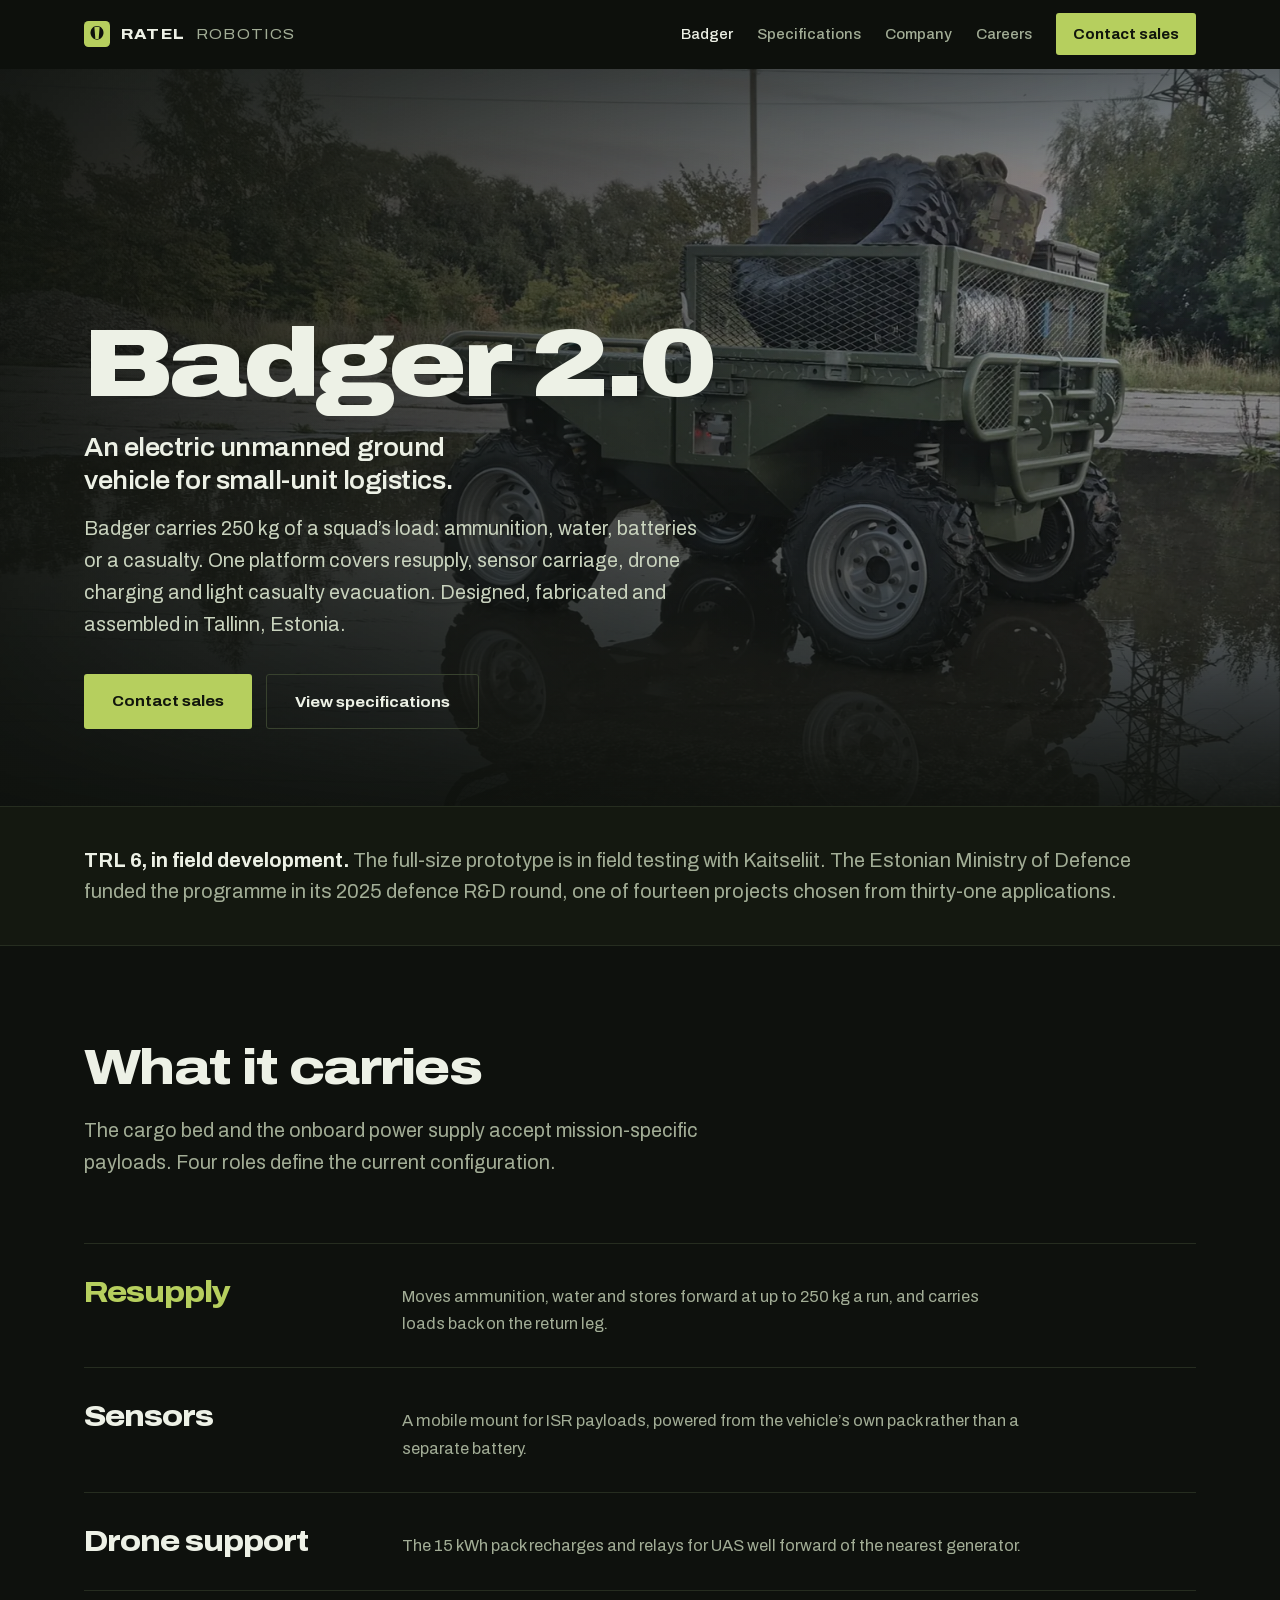
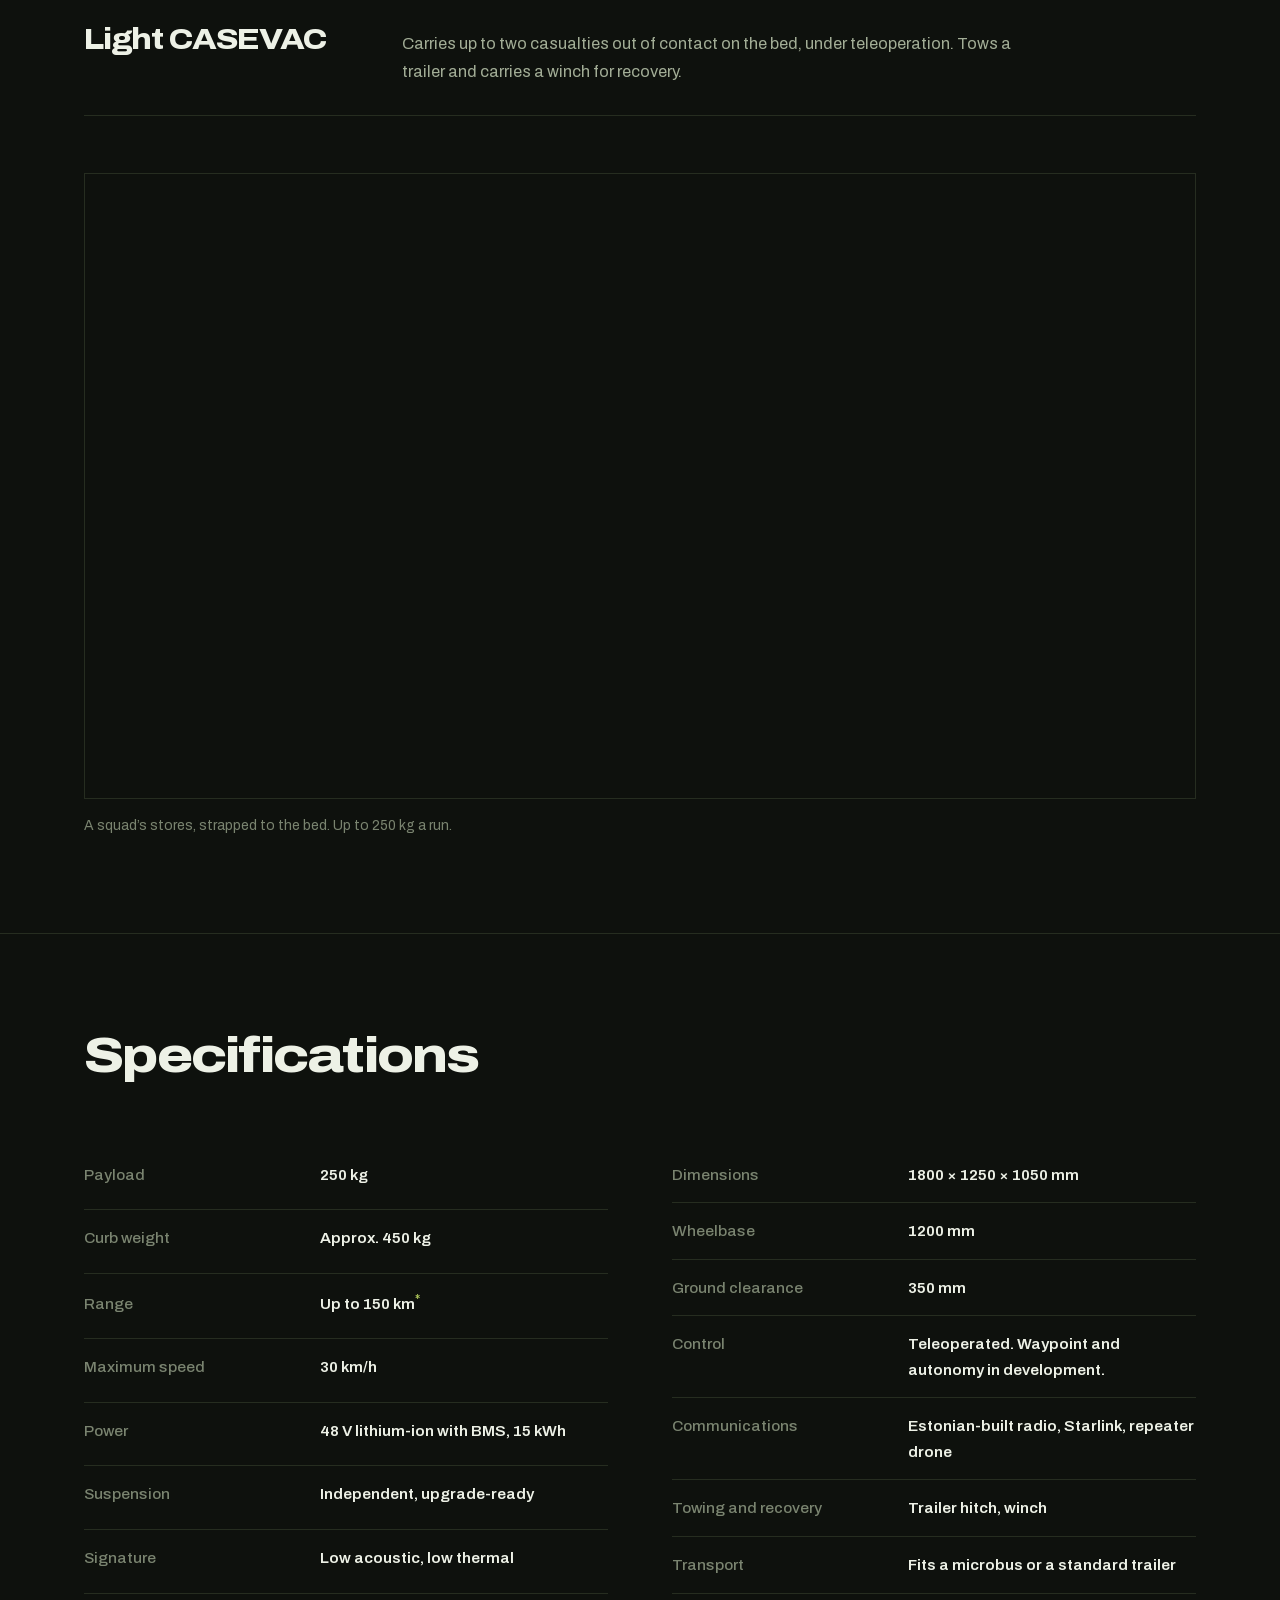
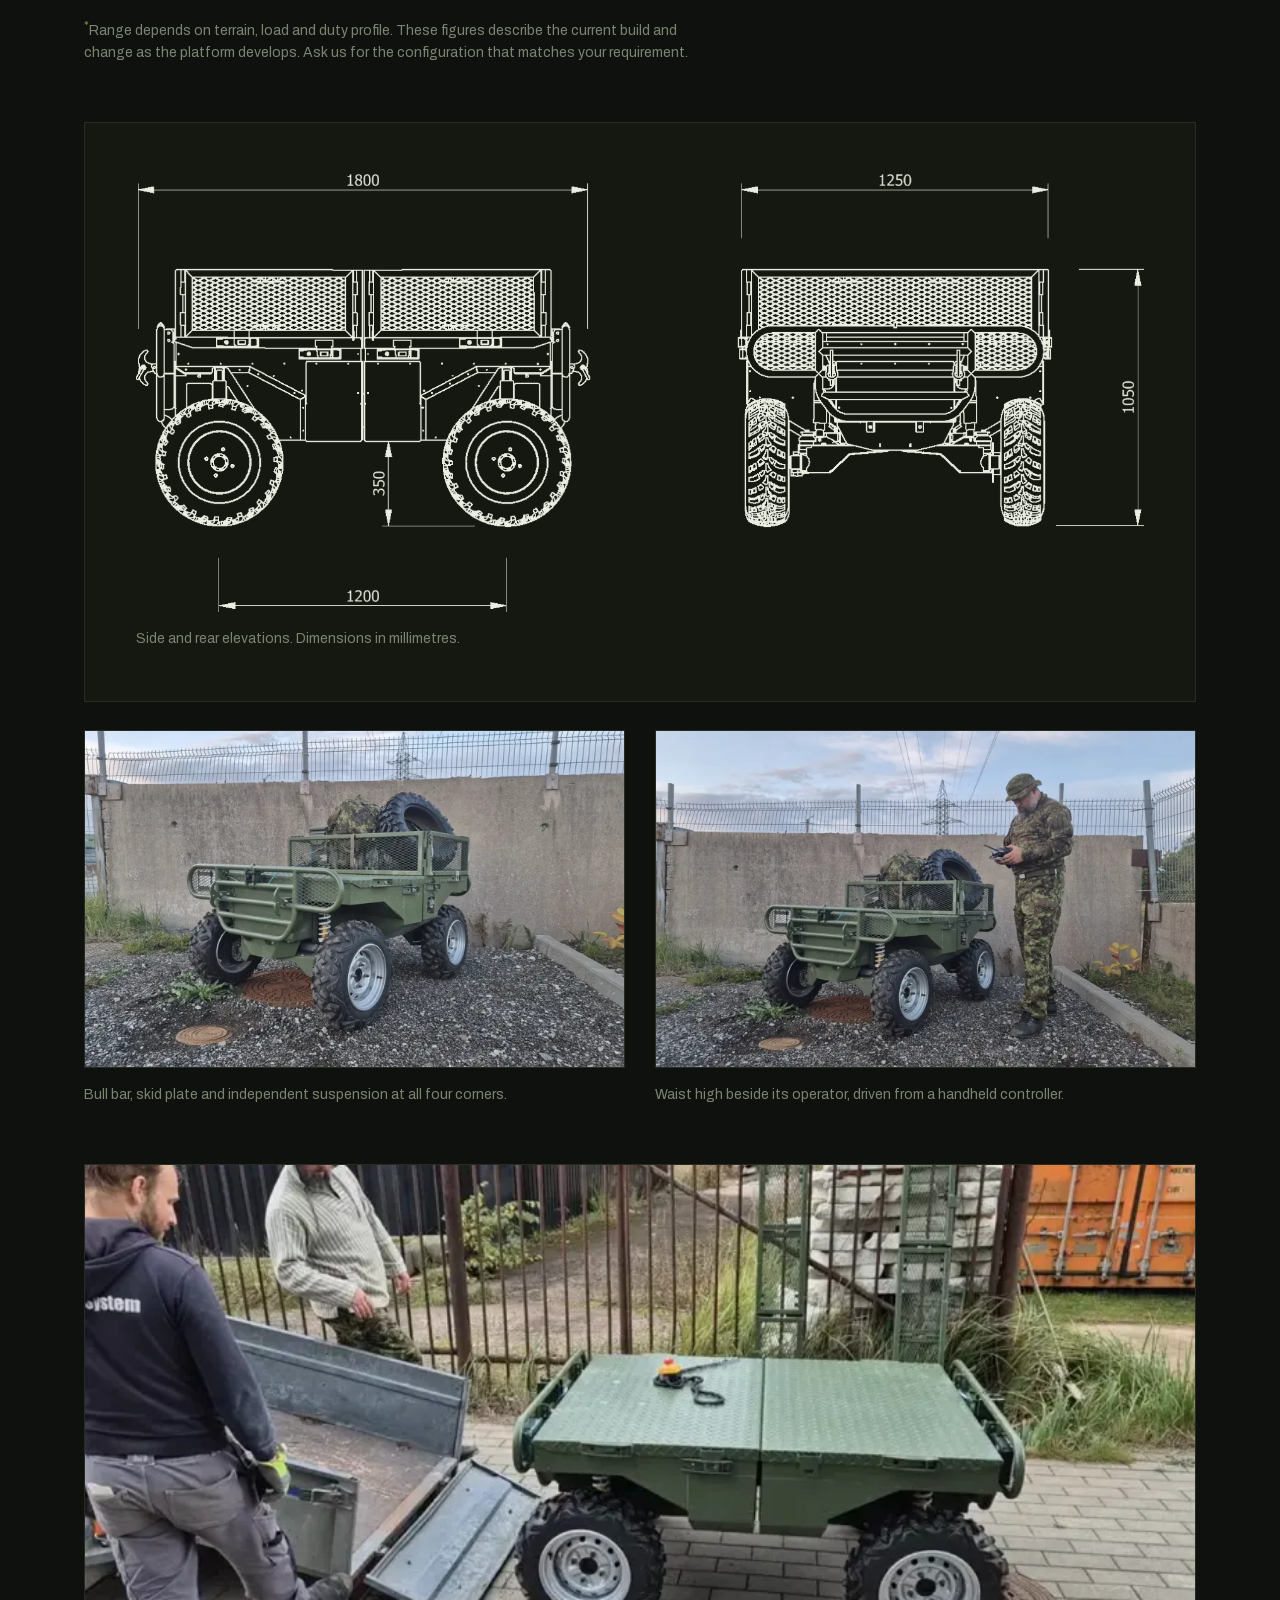
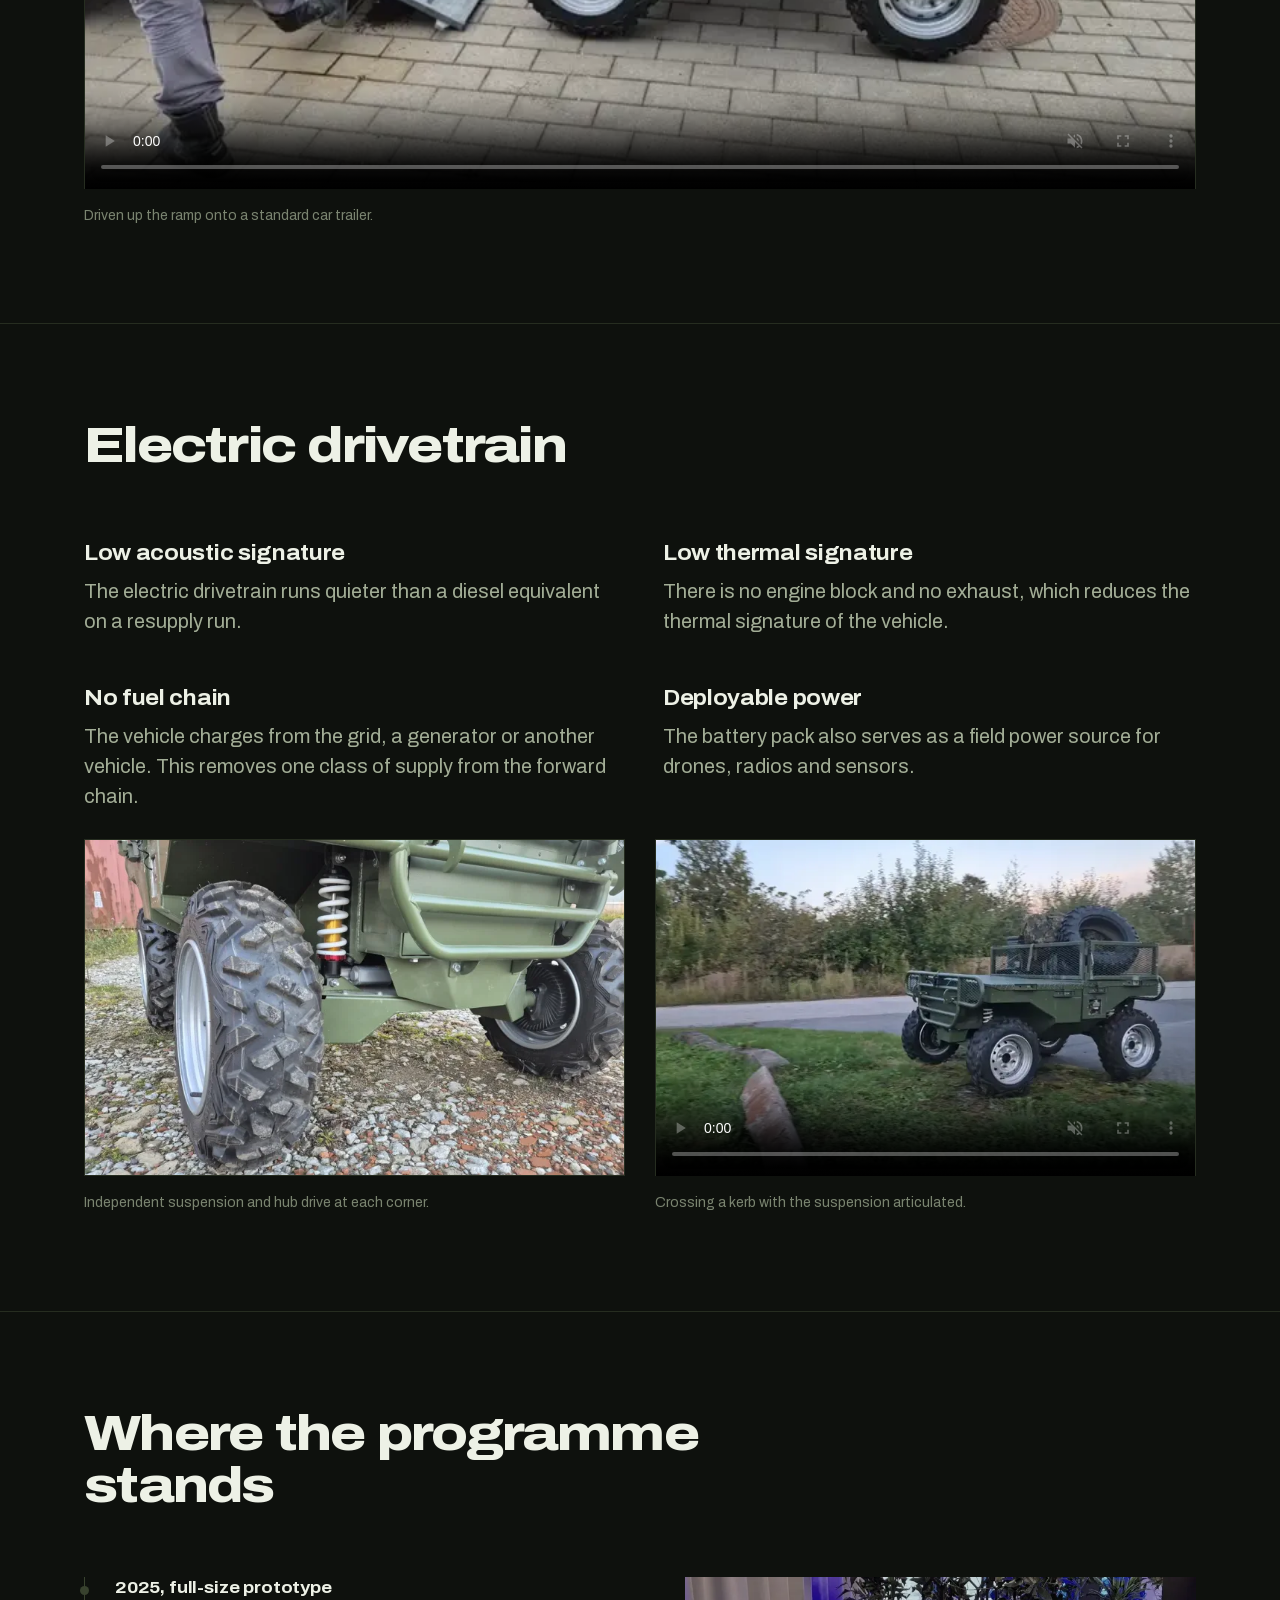
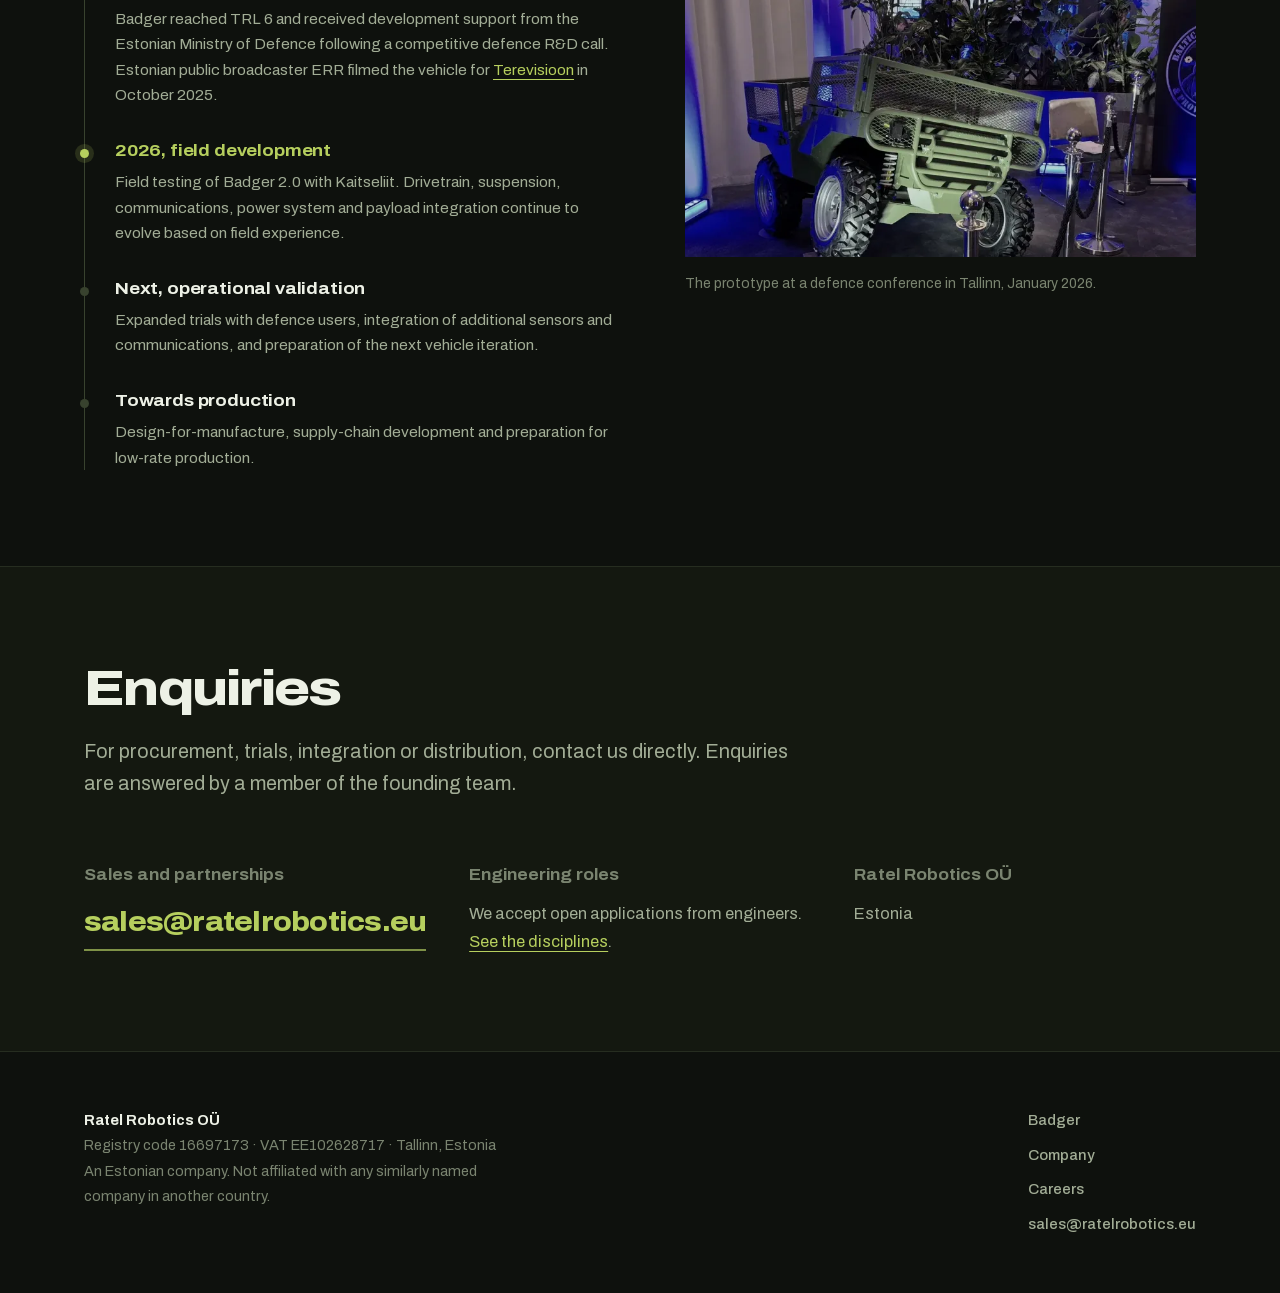
<file: index.html>
<!doctype html>
<html lang="en">
<head>
<meta charset="utf-8">
<meta name="viewport" content="width=device-width,initial-scale=1">
<title>Badger UGV — electric unmanned ground vehicle | Ratel Robotics, Estonia</title>
<meta name="description" content="Badger is an electric unmanned ground vehicle for small-unit logistics: 250 kg payload, resupply, sensors, drone charging and light casualty evacuation. Designed, fabricated and assembled in Tallinn, Estonia.">
<link rel="icon" href="assets/favicon.svg" type="image/svg+xml">
<link rel="preload" href="assets/fonts/archivo-var-latin.woff2" as="font" type="font/woff2" crossorigin>
<link rel="stylesheet" href="assets/style.css">
<meta property="og:title" content="Badger UGV — electric unmanned ground vehicle">
<meta property="og:description" content="250 kg payload. Resupply, sensors, drone charging, light CASEVAC. Built in Tallinn, Estonia.">
<meta property="og:image" content="https://ratelrobotics.eu/assets/img/badger-og.webp">
<meta property="og:type" content="website">
<script type="application/ld+json">
{"@context":"https://schema.org","@type":"Organization",
"name":"Ratel Robotics OÜ","alternateName":"RATEL Robotics",
"description":"Estonian developer of the Badger electric unmanned ground vehicle.",
"foundingDate":"2023-03-16","email":"sales@ratelrobotics.eu",
"telephone":"+372 5686 8685","vatID":"EE102628717","taxID":"16697173",
"address":{"@type":"PostalAddress","addressCountry":"EE"},
"makesOffer":{"@type":"Offer","itemOffered":{"@type":"Product","name":"Badger UGV"}}}
</script>
</head>
<body>
<a class="skip" href="#main">Skip to content</a>

<header>
  <div class="wrap bar">
    <a class="brand" href="./">
      <svg width="26" height="26" viewBox="0 0 64 64" aria-hidden="true"><rect width="64" height="64" rx="11" fill="#b6cf5e"/><path d="M32 12c-9 0-16 7-16 17 0 9 7 17 16 17s16-8 16-17c0-10-7-17-16-17z" fill="#0e110d"/><path d="M32 14c-2.4 0-4.6.5-6.5 1.4L28 44h8l2.5-28.6A15 15 0 0 0 32 14z" fill="#b6cf5e"/></svg>
      Ratel <em>Robotics</em>
    </a>
    <nav aria-label="Primary">
      <a href="index.html" aria-current="page">Badger</a>
      <a href="#specifications">Specifications</a>
      <a href="company.html">Company</a>
      <a href="careers.html">Careers</a>
      <a class="cta" href="#contact">Contact sales</a>
    </nav>
  </div>
</header>

<main id="main">

<div class="hero">
  <img class="hero-bg" src="assets/img/badger-hero.webp"
       srcset="assets/img/badger-hero-800.webp 800w, assets/img/badger-hero.webp 1600w"
       sizes="100vw" width="1600" height="900" alt="" fetchpriority="high">
  <div class="wrap hero-inner">
    <h1>Badger 2.0</h1>
    <p class="hero-sub">An electric unmanned ground vehicle for small-unit logistics.</p>
    <p class="lede">Badger carries 250&nbsp;kg of a squad&rsquo;s load: ammunition, water,
      batteries or a casualty. One platform covers resupply, sensor carriage, drone charging
      and light casualty evacuation. Designed, fabricated and assembled in Tallinn,
      Estonia.</p>
    <div class="btns">
      <a class="btn btn-primary" href="#contact">Contact sales</a>
      <a class="btn btn-ghost" href="#specifications">View specifications</a>
    </div>
  </div>
</div>

<div class="record">
  <div class="wrap">
    <p><strong>TRL 6, in field development.</strong> The full-size prototype is in field
      testing with Kaitseliit. The Estonian Ministry of Defence funded the programme in its
      2025 defence R&amp;D round, one of fourteen projects chosen from thirty-one
      applications.</p>
  </div>
</div>

<section id="badger">
  <div class="wrap">
    <div class="head">
      <h2>What it carries</h2>
      <p class="lede">The cargo bed and the onboard power supply accept mission-specific
        payloads. Four roles define the current configuration.</p>
    </div>
    <div class="rows">
      <div class="row lead"><h3>Resupply</h3>
        <p>Moves ammunition, water and stores forward at up to 250&nbsp;kg a run, and
          carries loads back on the return leg.</p></div>
      <div class="row"><h3>Sensors</h3>
        <p>A mobile mount for ISR payloads, powered from the vehicle&rsquo;s own pack rather
          than a separate battery.</p></div>
      <div class="row"><h3>Drone support</h3>
        <p>The 15&nbsp;kWh pack recharges and relays for UAS well forward of the nearest
          generator.</p></div>
      <div class="row"><h3>Light CASEVAC</h3>
        <p>Carries up to two casualties out of contact on the bed, under teleoperation.
          Tows a trailer and carries a winch for recovery.</p></div>
    </div>
    <figure class="band">
      <img loading="lazy" decoding="async" src="assets/img/badger-payload.webp"
           srcset="assets/img/badger-payload-800.webp 800w, assets/img/badger-payload.webp 1448w"
           sizes="(max-width:1160px) calc(100vw - 48px), 1112px" width="1448" height="815"
           alt="Badger loaded with ammunition boxes, a winch, a spare wheel and a camouflage pack.">
      <figcaption>A squad&rsquo;s stores, strapped to the bed. Up to 250&nbsp;kg a run.</figcaption>
    </figure>
  </div>
</section>

<section id="specifications">
  <div class="wrap">
    <div class="head"><h2>Specifications</h2></div>
    <div class="spec-split">
      <table class="specs" aria-label="Performance and power">
        <tr><th scope="row">Payload</th><td>250 kg</td></tr>
        <tr><th scope="row">Curb weight</th><td>Approx. 450 kg</td></tr>
        <tr><th scope="row">Range</th><td>Up to 150 km<sup><a href="#range-note" aria-label="Range note">*</a></sup></td></tr>
        <tr><th scope="row">Maximum speed</th><td>30 km/h</td></tr>
        <tr><th scope="row">Power</th><td>48 V lithium-ion with BMS, 15 kWh</td></tr>
        <tr><th scope="row">Suspension</th><td>Independent, upgrade-ready</td></tr>
        <tr><th scope="row">Signature</th><td>Low acoustic, low thermal</td></tr>
      </table>
      <table class="specs" aria-label="Dimensions and systems">
        <tr><th scope="row">Dimensions</th><td>1800 &times; 1250 &times; 1050 mm</td></tr>
        <tr><th scope="row">Wheelbase</th><td>1200 mm</td></tr>
        <tr><th scope="row">Ground clearance</th><td>350 mm</td></tr>
        <tr><th scope="row">Control</th><td>Teleoperated. Waypoint and autonomy in development.</td></tr>
        <tr><th scope="row">Communications</th><td>Estonian-built radio, Starlink, repeater drone</td></tr>
        <tr><th scope="row">Towing and recovery</th><td>Trailer hitch, winch</td></tr>
        <tr><th scope="row">Transport</th><td>Fits a microbus or a standard trailer</td></tr>
      </table>
    </div>
    <p class="spec-note" id="range-note"><sup aria-hidden="true">*</sup>Range depends on terrain, load and duty profile. These
      figures describe the current build and change as the platform develops. Ask us for the
      configuration that matches your requirement.</p>
    <figure class="drawing">
      <img loading="lazy" decoding="async" src="assets/img/badger-drawing-dark.webp"
           srcset="assets/img/badger-drawing-dark-800.webp 800w, assets/img/badger-drawing-dark.webp 1600w"
           sizes="(max-width:760px) 620px, (max-width:1160px) calc(100vw - 48px), 1112px" width="1600" height="695"
           alt="Dimensioned side and rear views of Badger: 1800 mm long, 1250 mm wide, 1050 mm high, 1200 mm wheelbase, 350 mm ground clearance.">
      <figcaption>Side and rear elevations. Dimensions in millimetres.</figcaption>
    </figure>
    <div class="two-up">
      <figure><img loading="lazy" decoding="async" src="assets/img/badger-3q.webp"
           srcset="assets/img/badger-3q-800.webp 800w, assets/img/badger-3q.webp 1100w"
           sizes="(max-width:880px) calc(100vw - 48px), 540px" width="1100" height="619"
        alt="Badger seen from the front three-quarter angle.">
        <figcaption>Bull bar, skid plate and independent suspension at all four corners.</figcaption></figure>
      <figure><img loading="lazy" decoding="async" src="assets/img/badger-scale.webp"
           srcset="assets/img/badger-scale-800.webp 800w, assets/img/badger-scale.webp 1100w"
           sizes="(max-width:880px) calc(100vw - 48px), 540px" width="1100" height="619"
        alt="An operator stands beside Badger with a handheld controller. The vehicle is roughly waist height.">
        <figcaption>Waist high beside its operator, driven from a handheld controller.</figcaption></figure>
    </div>
    <figure class="band">
      <video src="assets/video/badger-trailer.mp4" data-poster="assets/video/badger-trailer.webp"
        width="1280" height="720" muted loop playsinline controls preload="none"
        aria-label="Badger drives up a ramp onto a car trailer."></video>
      <figcaption>Driven up the ramp onto a standard car trailer.</figcaption>
    </figure>
  </div>
</section>

<section>
  <div class="wrap">
    <div class="head">
      <h2>Electric drivetrain</h2>
    </div>
    <div class="statements">
      <p><strong>Low acoustic signature</strong>The electric drivetrain runs quieter than a
        diesel equivalent on a resupply run.</p>
      <p><strong>Low thermal signature</strong>There is no engine block and no exhaust, which
        reduces the thermal signature of the vehicle.</p>
      <p><strong>No fuel chain</strong>The vehicle charges from the grid, a generator or
        another vehicle. This removes one class of supply from the forward chain.</p>
      <p><strong>Deployable power</strong>The battery pack also serves as a field power
        source for drones, radios and sensors.</p>
    </div>
    <div class="two-up">
      <figure><img loading="lazy" decoding="async" src="assets/img/badger-detail.webp"
           srcset="assets/img/badger-detail-800.webp 800w, assets/img/badger-detail.webp 1100w"
           sizes="(max-width:880px) calc(100vw - 48px), 540px" width="1100" height="619"
        alt="Close view of the front suspension, coil-over damper and hub drive.">
        <figcaption>Independent suspension and hub drive at each corner.</figcaption></figure>
      <figure><video src="assets/video/badger-kerb.mp4" data-poster="assets/video/badger-kerb.webp"
        width="1280" height="720" muted loop playsinline controls preload="none"
        aria-label="Badger climbing over a concrete kerb onto grass."></video>
        <figcaption>Crossing a kerb with the suspension articulated.</figcaption></figure>
    </div>
  </div>
</section>

<section>
  <div class="wrap">
    <div class="head"><h2>Where the programme stands</h2></div>
    <div class="tl-grid">
      <ul class="tl">
        <li><h3>2025, full-size prototype</h3><p>Badger reached TRL 6 and received
          development support from the Estonian Ministry of Defence following a competitive
          defence R&amp;D call. Estonian public broadcaster ERR filmed the vehicle for
          <a href="https://jupiter.err.ee/1609823682" rel="noopener">Terevisioon</a>
          in October 2025.</p></li>
        <li class="now"><h3>2026, field development</h3><p>Field testing of Badger 2.0 with Kaitseliit.
          Drivetrain, suspension, communications, power system and payload integration
          continue to evolve based on field experience.</p></li>
        <li><h3>Next, operational validation</h3><p>Expanded trials with defence users,
          integration of additional sensors and communications, and preparation of the next
          vehicle iteration.</p></li>
        <li><h3>Towards production</h3><p>Design-for-manufacture, supply-chain development
          and preparation for low-rate production.</p></li>
      </ul>
      <figure>
        <img loading="lazy" decoding="async" src="assets/img/badger-photo.webp"
           srcset="assets/img/badger-photo-800.webp 800w, assets/img/badger-photo.webp 1100w"
           sizes="(max-width:880px) calc(100vw - 48px), 540px" width="1100" height="603"
             alt="The Badger prototype on display at a defence conference in Tallinn, January 2026.">
        <figcaption>The prototype at a defence conference in Tallinn, January 2026.</figcaption>
      </figure>
    </div>
  </div>
</section>

<section id="contact" class="contact">
  <div class="wrap">
    <div class="head">
      <h2>Enquiries</h2>
      <p class="lede">For procurement, trials, integration or distribution, contact us
        directly. Enquiries are answered by a member of the founding team.</p>
    </div>
    <div class="contact-grid">
      <div>
        <h3>Sales and partnerships</h3>
        <p><a class="mail" href="mailto:sales@ratelrobotics.eu">sales@ratelrobotics.eu</a></p>
      </div>
      <div>
        <h3>Engineering roles</h3>
        <p>We accept open applications from engineers.
          <a href="careers.html">See the disciplines</a>.</p>
      </div>
      <div>
        <h3>Ratel Robotics O&Uuml;</h3>
        <p>Estonia</p>
      </div>
    </div>
  </div>
</section>

</main>

<footer>
  <div class="wrap foot-grid">
    <div class="legal">
      <strong>Ratel Robotics O&Uuml;</strong><br>
      Registry code 16697173 &middot; VAT EE102628717 &middot; Tallinn, Estonia<br>
      An Estonian company. Not affiliated with any similarly named company in another country.
    </div>
    <nav aria-label="Footer">
      <a href="index.html">Badger</a>
      <a href="company.html">Company</a>
      <a href="careers.html">Careers</a>
      <a href="mailto:sales@ratelrobotics.eu">sales@ratelrobotics.eu</a>
    </nav>
  </div>
</footer>
<script>
  const h = document.querySelector('header');
  const onScroll = () => h.classList.toggle('stuck', window.scrollY > 8);
  addEventListener('scroll', onScroll, {passive:true}); onScroll();
  const near = new IntersectionObserver(entries => entries.forEach(e => {
    if (e.isIntersecting) { e.target.poster = e.target.dataset.poster; near.unobserve(e.target); }
  }), {rootMargin: '600px'});
  document.querySelectorAll('video').forEach(v => near.observe(v));
  if (!matchMedia('(prefers-reduced-motion: reduce)').matches) {
    const io = new IntersectionObserver(entries => entries.forEach(e => {
      if (e.isIntersecting) { e.target.play(); io.unobserve(e.target); }
    }), {threshold: .25});
    document.querySelectorAll('video').forEach(v => io.observe(v));
  }
</script>
</body>
</html>
</file>
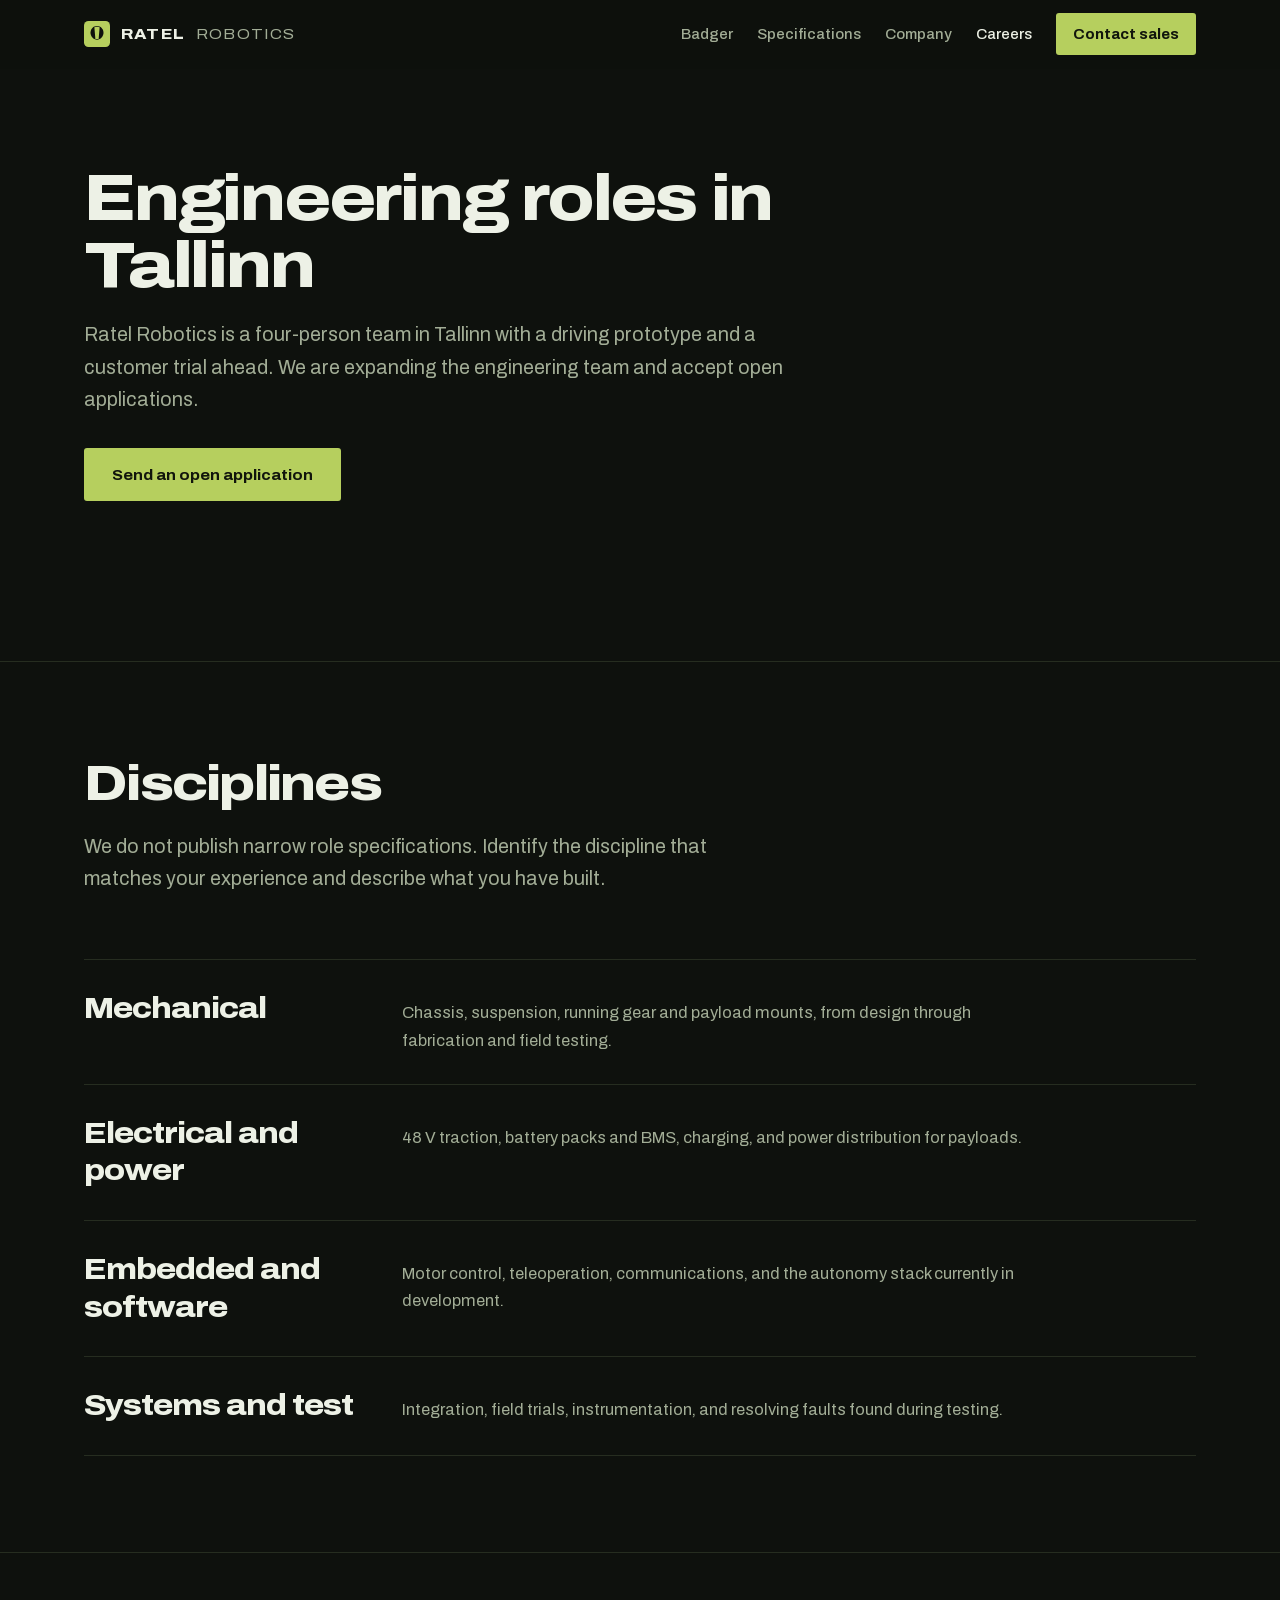
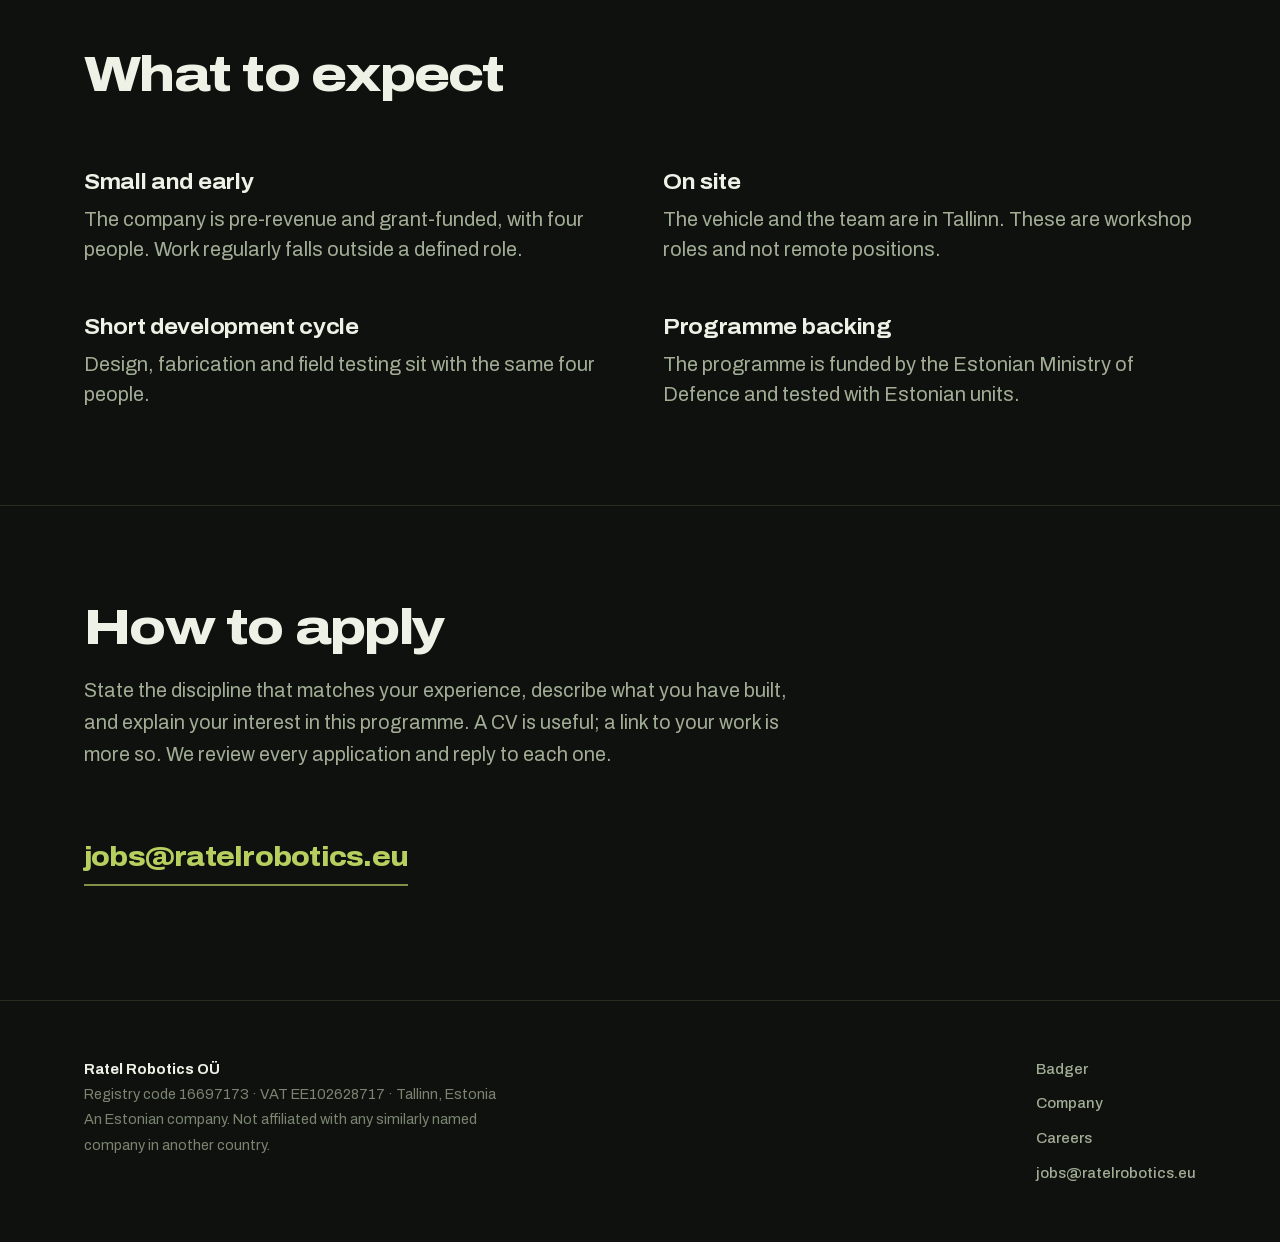
<file: careers.html>
<!doctype html>
<html lang="en">
<head>
<meta charset="utf-8">
<meta name="viewport" content="width=device-width,initial-scale=1">
<title>Careers — engineering roles at Ratel Robotics, Tallinn | Badger UGV</title>
<meta name="description" content="Engineering roles at Ratel Robotics in Tallinn, Estonia. Mechanical, electrical and power, embedded and software, systems and test. Open application.">
<link rel="icon" href="assets/favicon.svg" type="image/svg+xml">
<link rel="preload" href="assets/fonts/archivo-var-latin.woff2" as="font" type="font/woff2" crossorigin>
<link rel="stylesheet" href="assets/style.css">
</head>
<body>
<a class="skip" href="#main">Skip to content</a>

<header>
  <div class="wrap bar">
    <a class="brand" href="./">
      <svg width="26" height="26" viewBox="0 0 64 64" aria-hidden="true"><rect width="64" height="64" rx="11" fill="#b6cf5e"/><path d="M32 12c-9 0-16 7-16 17 0 9 7 17 16 17s16-8 16-17c0-10-7-17-16-17z" fill="#0e110d"/><path d="M32 14c-2.4 0-4.6.5-6.5 1.4L28 44h8l2.5-28.6A15 15 0 0 0 32 14z" fill="#b6cf5e"/></svg>
      Ratel <em>Robotics</em>
    </a>
    <nav aria-label="Primary">
      <a href="index.html#badger">Badger</a>
      <a href="index.html#specifications">Specifications</a>
      <a href="company.html">Company</a>
      <a href="careers.html" aria-current="page">Careers</a>
      <a class="cta" href="index.html#contact">Contact sales</a>
    </nav>
  </div>
</header>

<main id="main">

<section>
  <div class="wrap">
    <div class="head">
      <h1>Engineering roles in Tallinn</h1>
      <p class="lede">Ratel Robotics is a four-person team in Tallinn with a driving
        prototype and a customer trial ahead. We are expanding the engineering team and
        accept open applications.</p>
      <div class="btns">
        <a class="btn btn-primary" href="mailto:jobs@ratelrobotics.eu?subject=Open%20application">Send an open application</a>
      </div>
    </div>
  </div>
</section>

<section>
  <div class="wrap">
    <div class="head">
      <h2>Disciplines</h2>
      <p class="lede">We do not publish narrow role specifications. Identify the discipline
        that matches your experience and describe what you have built.</p>
    </div>
    <div class="rows">
      <div class="row"><h3>Mechanical</h3>
        <p>Chassis, suspension, running gear and payload mounts, from design through
          fabrication and field testing.</p></div>
      <div class="row"><h3>Electrical and power</h3>
        <p>48&nbsp;V traction, battery packs and BMS, charging, and power distribution for
          payloads.</p></div>
      <div class="row"><h3>Embedded and software</h3>
        <p>Motor control, teleoperation, communications, and the autonomy stack currently
          in development.</p></div>
      <div class="row"><h3>Systems and test</h3>
        <p>Integration, field trials, instrumentation, and resolving faults found during
          testing.</p></div>
    </div>
  </div>
</section>

<section>
  <div class="wrap">
    <div class="head"><h2>What to expect</h2></div>
    <div class="statements">
      <p><strong>Small and early</strong>The company is pre-revenue and grant-funded, with
        four people. Work regularly falls outside a defined role.</p>
      <p><strong>On site</strong>The vehicle and the team are in Tallinn. These are workshop
        roles and not remote positions.</p>
      <p><strong>Short development cycle</strong>Design, fabrication and field testing sit
        with the same four people.</p>
      <p><strong>Programme backing</strong>The programme is funded by the Estonian Ministry
        of Defence and tested with Estonian units.</p>
    </div>
  </div>
</section>

<section>
  <div class="wrap">
    <div class="head">
      <h2>How to apply</h2>
      <p class="lede">State the discipline that matches your experience, describe what you
        have built, and explain your interest in this programme. A CV is useful; a link to
        your work is more so. We review every application and reply to each one.</p>
    </div>
    <p><a class="mail" href="mailto:jobs@ratelrobotics.eu?subject=Open%20application">jobs@ratelrobotics.eu</a></p>
  </div>
</section>

</main>

<footer>
  <div class="wrap foot-grid">
    <div class="legal">
      <strong>Ratel Robotics O&Uuml;</strong><br>
      Registry code 16697173 &middot; VAT EE102628717 &middot; Tallinn, Estonia<br>
      An Estonian company. Not affiliated with any similarly named company in another country.
    </div>
    <nav aria-label="Footer">
      <a href="index.html">Badger</a>
      <a href="company.html">Company</a>
      <a href="careers.html">Careers</a>
      <a href="mailto:jobs@ratelrobotics.eu">jobs@ratelrobotics.eu</a>
    </nav>
  </div>
</footer>
<script>
  const h = document.querySelector('header');
  const onScroll = () => h.classList.toggle('stuck', window.scrollY > 8);
  addEventListener('scroll', onScroll, {passive:true}); onScroll();
</script>
</body>
</html>
</file>
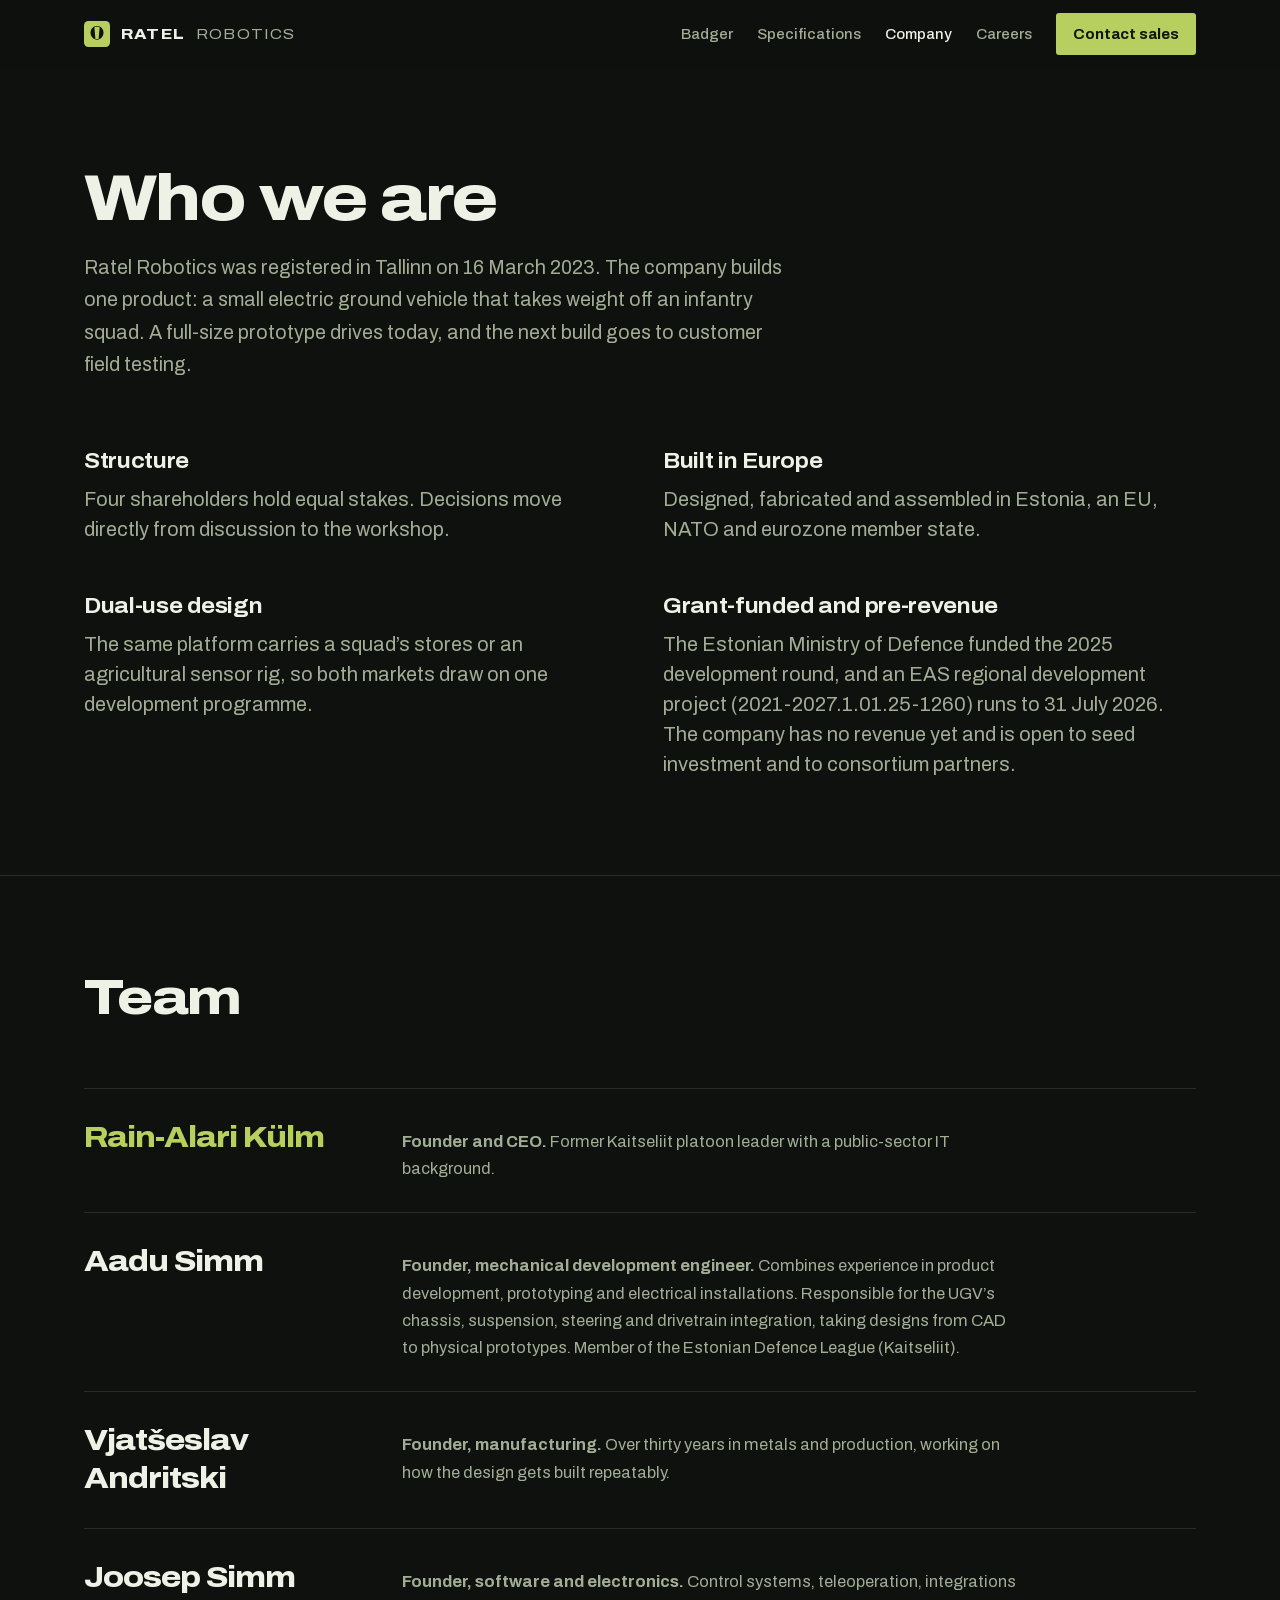
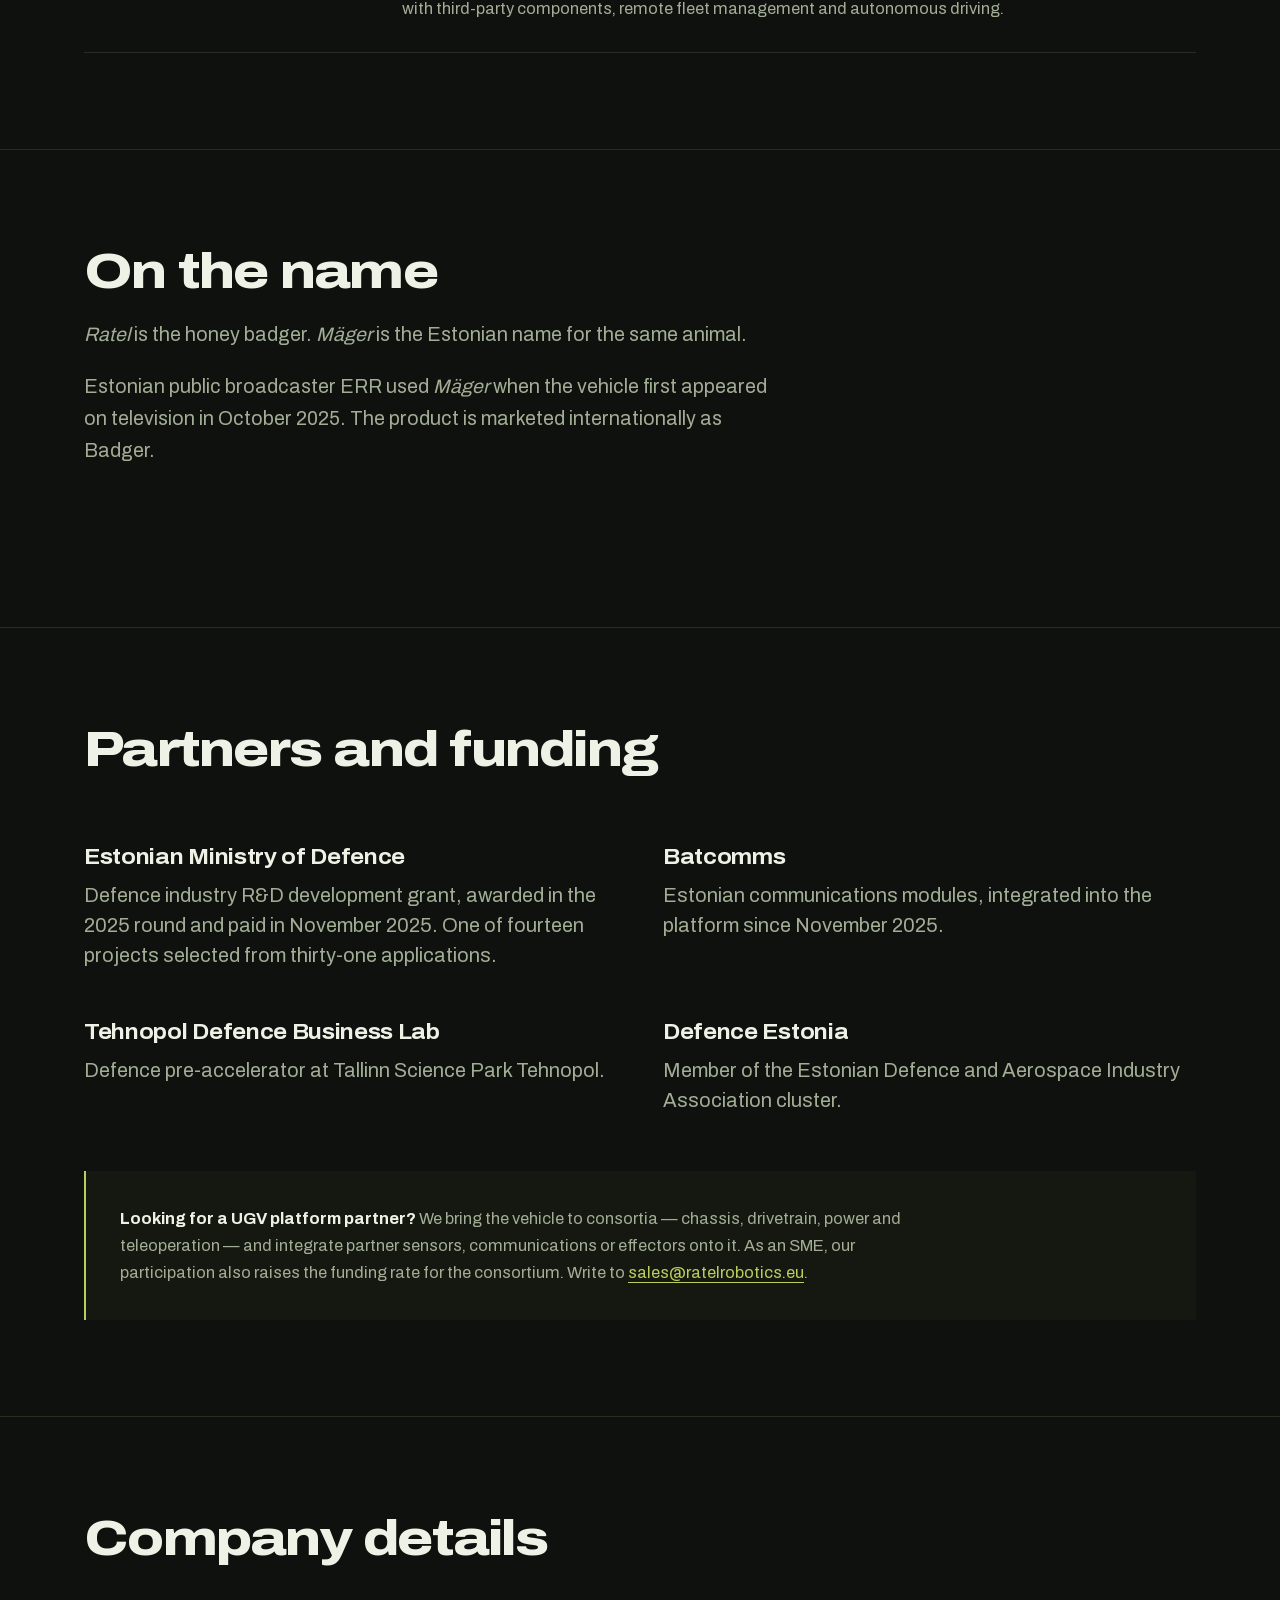
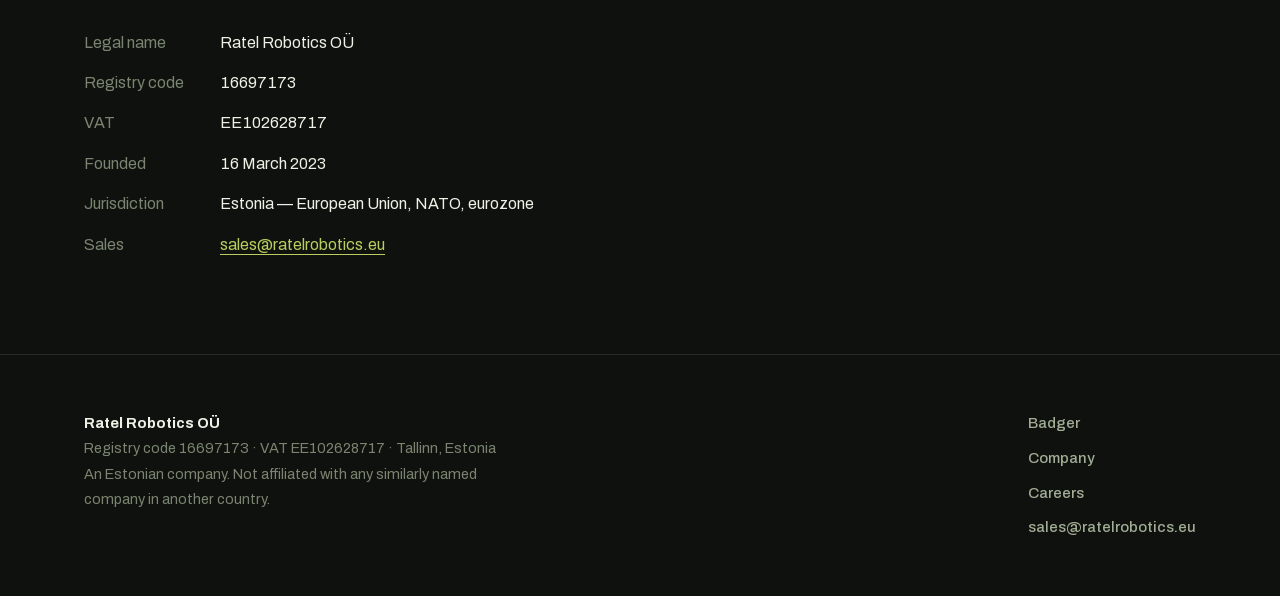
<file: company.html>
<!doctype html>
<html lang="en">
<head>
<meta charset="utf-8">
<meta name="viewport" content="width=device-width,initial-scale=1">
<title>Company — Ratel Robotics OÜ, Tallinn, Estonia | Badger UGV</title>
<meta name="description" content="Ratel Robotics OÜ is an Estonian company in Tallinn building the Badger electric unmanned ground vehicle. Founded 2023. Registry code 16697173.">
<link rel="icon" href="assets/favicon.svg" type="image/svg+xml">
<link rel="preload" href="assets/fonts/archivo-var-latin.woff2" as="font" type="font/woff2" crossorigin>
<link rel="stylesheet" href="assets/style.css">
</head>
<body>
<a class="skip" href="#main">Skip to content</a>

<header>
  <div class="wrap bar">
    <a class="brand" href="./">
      <svg width="26" height="26" viewBox="0 0 64 64" aria-hidden="true"><rect width="64" height="64" rx="11" fill="#b6cf5e"/><path d="M32 12c-9 0-16 7-16 17 0 9 7 17 16 17s16-8 16-17c0-10-7-17-16-17z" fill="#0e110d"/><path d="M32 14c-2.4 0-4.6.5-6.5 1.4L28 44h8l2.5-28.6A15 15 0 0 0 32 14z" fill="#b6cf5e"/></svg>
      Ratel <em>Robotics</em>
    </a>
    <nav aria-label="Primary">
      <a href="index.html#badger">Badger</a>
      <a href="index.html#specifications">Specifications</a>
      <a href="company.html" aria-current="page">Company</a>
      <a href="careers.html">Careers</a>
      <a class="cta" href="index.html#contact">Contact sales</a>
    </nav>
  </div>
</header>

<main id="main">

<section>
  <div class="wrap">
    <div class="head">
      <h1>Who we are</h1>
      <p class="lede">Ratel Robotics was registered in Tallinn on 16 March 2023. The company
        builds one product: a small electric ground vehicle that takes weight off an infantry
        squad. A full-size prototype drives today, and the next build goes to customer field
        testing.</p>
    </div>
    <div class="statements">
      <p><strong>Structure</strong>Four shareholders hold equal stakes. Decisions move
        directly from discussion to the workshop.</p>
      <p><strong>Built in Europe</strong>Designed, fabricated and assembled in Estonia, an
        EU, NATO and eurozone member state.</p>
      <p><strong>Dual-use design</strong>The same platform carries a squad&rsquo;s stores or
        an agricultural sensor rig, so both markets draw on one development programme.</p>
      <p><strong>Grant-funded and pre-revenue</strong>The Estonian Ministry of Defence funded
        the 2025 development round, and an EAS regional development project
        (2021-2027.1.01.25-1260) runs to 31 July 2026. The company has no revenue yet and is
        open to seed investment and to consortium partners.</p>
    </div>
  </div>
</section>

<section>
  <div class="wrap">
    <div class="head"><h2>Team</h2></div>
    <div class="rows">
      <div class="row lead"><h3>Rain-Alari K&uuml;lm</h3>
        <p><b>Founder and CEO.</b> Former Kaitseliit platoon leader with a public-sector IT
          background.</p></div>
      <div class="row"><h3>Aadu Simm</h3>
        <p><b>Founder, mechanical development engineer.</b> Combines experience in product
          development, prototyping and electrical installations. Responsible for the
          UGV&rsquo;s chassis, suspension, steering and drivetrain integration, taking
          designs from CAD to physical prototypes. Member of the Estonian Defence League
          (Kaitseliit).</p></div>
      <div class="row"><h3>Vjat&scaron;eslav Andritski</h3>
        <p><b>Founder, manufacturing.</b> Over thirty years in metals and production,
          working on how the design gets built repeatably.</p></div>
      <div class="row"><h3>Joosep Simm</h3>
        <p><b>Founder, software and electronics.</b> Control systems, teleoperation,
          integrations with third-party components, remote fleet management and autonomous
          driving.</p></div>
    </div>
  </div>
</section>

<section>
  <div class="wrap">
    <div class="head">
      <h2>On the name</h2>
      <p class="lede"><em>Ratel</em> is the honey badger. <em lang="et">M&auml;ger</em> is the Estonian
        name for the same animal.</p>
      <p class="lede">Estonian public broadcaster ERR used <em lang="et">M&auml;ger</em> when the
        vehicle first appeared on television in October 2025. The product is marketed
        internationally as Badger.</p>
    </div>
  </div>
</section>

<section>
  <div class="wrap">
    <div class="head"><h2>Partners and funding</h2></div>
    <div class="statements">
      <p><strong>Estonian Ministry of Defence</strong>Defence industry R&amp;D development
        grant, awarded in the 2025 round and paid in November 2025. One of fourteen projects
        selected from thirty-one applications.</p>
      <p><strong>Batcomms</strong>Estonian communications modules, integrated into the
        platform since November 2025.</p>
      <p><strong>Tehnopol Defence Business Lab</strong>Defence pre-accelerator at Tallinn
        Science Park Tehnopol.</p>
      <p><strong>Defence Estonia</strong>Member of the Estonian Defence and Aerospace
        Industry Association cluster.</p>
    </div>
    <div class="callout">
      <p><strong>Looking for a UGV platform partner?</strong> We bring the vehicle to
        consortia &mdash; chassis, drivetrain, power and teleoperation &mdash; and integrate
        partner sensors, communications or effectors onto it. As an SME, our participation
        also raises the funding rate for the consortium. Write to
        <a href="mailto:sales@ratelrobotics.eu">sales@ratelrobotics.eu</a>.</p>
    </div>
  </div>
</section>

<section>
  <div class="wrap">
    <div class="head"><h2>Company details</h2></div>
    <dl class="facts">
      <dt>Legal name</dt><dd>Ratel Robotics O&Uuml;</dd>
      <dt>Registry code</dt><dd>16697173</dd>
      <dt>VAT</dt><dd>EE102628717</dd>
      <dt>Founded</dt><dd>16 March 2023</dd>
      <dt>Jurisdiction</dt><dd>Estonia &mdash; European Union, NATO, eurozone</dd>
      <dt>Sales</dt><dd><a href="mailto:sales@ratelrobotics.eu">sales@ratelrobotics.eu</a></dd>
    </dl>
  </div>
</section>

</main>

<footer>
  <div class="wrap foot-grid">
    <div class="legal">
      <strong>Ratel Robotics O&Uuml;</strong><br>
      Registry code 16697173 &middot; VAT EE102628717 &middot; Tallinn, Estonia<br>
      An Estonian company. Not affiliated with any similarly named company in another country.
    </div>
    <nav aria-label="Footer">
      <a href="index.html">Badger</a>
      <a href="company.html">Company</a>
      <a href="careers.html">Careers</a>
      <a href="mailto:sales@ratelrobotics.eu">sales@ratelrobotics.eu</a>
    </nav>
  </div>
</footer>
<script>
  const h = document.querySelector('header');
  const onScroll = () => h.classList.toggle('stuck', window.scrollY > 8);
  addEventListener('scroll', onScroll, {passive:true}); onScroll();
</script>
</body>
</html>
</file>
<file: assets/style.css>
@font-face{font-family:Archivo;font-style:normal;font-weight:400 900;
  font-stretch:100% 125%;font-display:swap;src:url(fonts/archivo-var-latin-ext.woff2) format('woff2');
  unicode-range:U+0100-02BA, U+02BD-02C5, U+02C7-02CC, U+02CE-02D7, U+02DD-02FF, U+0304, U+0308, U+0329, U+1D00-1DBF, U+1E00-1E9F, U+1EF2-1EFF, U+2020, U+20A0-20AB, U+20AD-20C0, U+2113, U+2C60-2C7F, U+A720-A7FF}
@font-face{font-family:Archivo;font-style:normal;font-weight:400 900;
  font-stretch:100% 125%;font-display:swap;src:url(fonts/archivo-var-latin.woff2) format('woff2');
  unicode-range:U+0000-00FF, U+0131, U+0152-0153, U+02BB-02BC, U+02C6, U+02DA, U+02DC, U+0304, U+0308, U+0329, U+2000-206F, U+20AC, U+2122, U+2191, U+2193, U+2212, U+2215, U+FEFF, U+FFFD}

:root{
  --bg:#0e110d; --bg2:#141810; --bg3:#1b2018;
  --line:#262d20; --line2:#38422e;
  --fg:#edf1e6; --muted:#a2ad96; --muted2:#7a8470;
  --on-accent:#11150c; --hero-fg:#c9d3be;
  --accent:#b6cf5e; --accent-hi:#cbe27a; --accent-dim:#7f9247;
  --wrap:1160px;
  --sans:Archivo,system-ui,-apple-system,"Segoe UI",Roboto,Helvetica,Arial,sans-serif;
}
*,*::before,*::after{box-sizing:border-box}
html{scroll-behavior:smooth;scroll-padding-top:84px;-webkit-text-size-adjust:100%}
body{margin:0;background:var(--bg);color:var(--fg);
  font:400 16.5px/1.65 var(--sans);font-stretch:100%;
  -webkit-font-smoothing:antialiased}
img,video{max-width:100%;height:auto;display:block}
p{margin:0 0 1.1rem}
h1,h2,h3{margin:0;font-weight:800;font-stretch:118%;letter-spacing:-.035em}
h1,h2{line-height:1.05}
h3{line-height:1.3}

/* browser surfaces */
::selection{background:var(--accent);color:var(--on-accent)}
:root{scrollbar-color:var(--line2) var(--bg);color-scheme:dark}
::-webkit-scrollbar{width:12px;height:12px}
::-webkit-scrollbar-track{background:var(--bg)}
::-webkit-scrollbar-thumb{background:var(--line2);border:3px solid var(--bg);border-radius:8px}
::-webkit-scrollbar-thumb:hover{background:var(--accent-dim)}
:focus-visible{outline:2px solid var(--accent);outline-offset:3px;border-radius:2px}
a{color:var(--accent);text-decoration-thickness:1px;text-underline-offset:4px}
a:hover{color:var(--accent-hi)}
input,textarea{caret-color:var(--accent)}

.wrap{max-width:var(--wrap);margin:0 auto;padding-inline:24px}
.skip{position:absolute;left:-9999px}
.skip:focus{left:16px;top:16px;z-index:99;background:var(--accent);color:var(--on-accent);
  padding:12px 18px;border-radius:3px;font-weight:700}
.lede{font-size:clamp(17px,1.7vw,19.5px);color:var(--muted);max-width:68ch}

/* header */
header{position:sticky;top:0;z-index:50;background:color-mix(in srgb,var(--bg) 72%,transparent);
  backdrop-filter:blur(14px) saturate(1.2);border-bottom:1px solid transparent;
  transition:background .3s ease,border-color .3s ease}
header.stuck{background:color-mix(in srgb,var(--bg) 94%,transparent);border-bottom-color:var(--line)}
.bar{display:flex;align-items:center;gap:30px;min-height:68px}
.brand{display:flex;align-items:center;gap:11px;text-decoration:none;color:var(--fg);
  font-weight:800;font-size:15px;font-stretch:112%;letter-spacing:.08em;
  text-transform:uppercase;margin-right:auto}
.brand em{font-style:normal;font-weight:400;color:var(--muted)}
nav{display:flex;gap:24px;align-items:center;flex-wrap:wrap}
nav a{color:var(--muted);text-decoration:none;font-size:15px;font-weight:500;
  transition:color .18s ease}
nav a:hover,nav a[aria-current=page]{color:var(--fg)}
nav a.cta{color:var(--on-accent);background:var(--accent);padding:9px 17px;border-radius:3px;
  font-weight:700;transition:background .18s ease,transform .18s ease}
nav a.cta:hover{background:var(--accent-hi)}

/* buttons */
.btn{display:inline-block;padding:14px 28px;border-radius:3px;text-decoration:none;
  font-weight:700;font-size:15.5px;font-stretch:105%;
  transition:background .2s ease,border-color .2s ease,color .2s ease}
.btn-primary{background:var(--accent);color:var(--on-accent)}
.btn-primary:hover{background:var(--accent-hi);color:var(--on-accent)}
.btn-ghost{border:1px solid var(--line2);color:var(--fg)}
.btn-ghost:hover{border-color:var(--accent);color:var(--accent)}
.btns{display:flex;gap:14px;flex-wrap:wrap;margin-top:32px}

/* hero */
.hero{position:relative;min-height:clamp(540px,82vh,820px);display:flex;
  align-items:flex-end;overflow:hidden;border-bottom:1px solid var(--line)}
.hero::before{content:"";position:absolute;inset:0;z-index:1;background:
  linear-gradient(180deg,color-mix(in srgb,var(--bg) 62%,transparent) 0%,color-mix(in srgb,var(--bg) 12%,transparent) 32%,color-mix(in srgb,var(--bg) 94%,transparent) 100%),
  linear-gradient(94deg,color-mix(in srgb,var(--bg) 92%,transparent) 0%,color-mix(in srgb,var(--bg) 42%,transparent) 52%,transparent 92%)}
.hero-bg{position:absolute;inset:0;width:100%;height:100%;object-fit:cover;z-index:0;
  transform:scale(1.07);animation:settle 1.6s cubic-bezier(.16,1,.3,1) forwards}
@keyframes settle{to{transform:scale(1)}}
.hero-inner{position:relative;z-index:2;padding-block:clamp(44px,6vw,84px);width:100%}
.hero h1{font-size:clamp(58px,9.6vw,96px);font-weight:900;font-stretch:125%;
  letter-spacing:-.038em;margin-bottom:16px}
.hero-sub{font-size:clamp(19px,2.2vw,25px);font-weight:600;font-stretch:108%;
  line-height:1.32;letter-spacing:-.018em;margin:0 0 16px;max-width:24ch;color:var(--fg)}
.hero .lede{color:var(--hero-fg);max-width:56ch}
@media (prefers-reduced-motion:reduce){
  .hero-bg{animation:none;transform:scale(1)}
  html{scroll-behavior:auto}
}

/* record line under the hero */
.record{background:var(--bg2);border-bottom:1px solid var(--line)}
.record p{margin:0;padding-block:clamp(26px,3.4vw,38px);
  font-size:clamp(16.5px,1.75vw,20px);line-height:1.55;color:var(--muted);max-width:92ch}
.record strong{color:var(--fg);font-weight:700}

section{padding-block:clamp(60px,7.5vw,104px);border-bottom:1px solid var(--line)}
h1{font-size:clamp(36px,5.2vw,64px)}
h2{font-size:clamp(31px,4.1vw,50px)}
.head{max-width:860px;margin-bottom:clamp(40px,5vw,64px)}
h1,h2{max-width:19ch}
.head .lede{margin-top:20px;max-width:64ch}

/* capability rows */
.rows{border-top:1px solid var(--line)}
.row{display:grid;grid-template-columns:minmax(215px,.34fr) 1fr;gap:16px 48px;
  padding-block:30px;border-bottom:1px solid var(--line);align-items:baseline}
.row h3{font-size:clamp(21px,2.4vw,29px);font-weight:800;font-stretch:115%}
.row p{margin:0;color:var(--muted);max-width:62ch}
.row.lead h3{color:var(--accent)}

/* statements */
.statements{display:grid;grid-template-columns:repeat(2,1fr);
  gap:clamp(30px,3.6vw,56px)}
.statements p{margin:0;font-size:clamp(17px,1.8vw,20px);line-height:1.5;color:var(--muted)}
.statements strong{display:block;color:var(--fg);font-weight:700;font-stretch:112%;
  letter-spacing:-.015em;margin-bottom:7px;font-size:1.06em}

/* specifications */
.spec-split{display:grid;grid-template-columns:1fr 1fr;gap:0 clamp(40px,5vw,72px)}
table.specs{width:100%;border-collapse:collapse;font-size:15.5px}
table.specs th,table.specs td{text-align:left;padding:15px 0;
  border-bottom:1px solid var(--line);vertical-align:baseline}
table.specs th{font-weight:500;color:var(--muted2);width:45%;letter-spacing:0}
table.specs td{font-weight:600;color:var(--fg);
  font-variant-numeric:tabular-nums;font-feature-settings:"tnum" 1}
.spec-note{font-size:14px;color:var(--muted2);margin-top:22px;max-width:80ch}
.spec-note sup{color:var(--accent-dim)}
.specs sup a{text-decoration:none}

figure{margin:0}
figcaption{font-size:14px;color:var(--muted2);margin-top:15px;max-width:62ch}
.band{margin-top:clamp(36px,4.5vw,60px)}
.band img,.band video{width:100%;aspect-ratio:16/9;object-fit:cover;border:1px solid var(--line)}
.two-up{display:grid;grid-template-columns:1fr 1fr;gap:clamp(20px,2.4vw,32px);margin-top:28px}
.two-up figure{display:flex;flex-direction:column}
.two-up img,.two-up video{width:100%;aspect-ratio:16/10;object-fit:cover;border:1px solid var(--line)}
.drawing{margin-top:clamp(36px,4.5vw,60px);background:var(--bg2);border:1px solid var(--line);
  padding:clamp(22px,4vw,56px)}
.drawing img{margin-inline:auto;aspect-ratio:auto}

/* timeline */
.tl-grid{display:grid;grid-template-columns:1.05fr 1fr;gap:clamp(36px,5vw,64px);align-items:start}
.tl{list-style:none;margin:0;padding:0;border-left:1px solid var(--line2)}
.tl li{padding:0 0 32px 30px;position:relative}
.tl li:last-child{padding-bottom:0}
.tl li::before{content:"";position:absolute;left:-5px;top:9px;width:9px;height:9px;
  border-radius:50%;background:var(--line2)}
.tl li.now::before{background:var(--accent);box-shadow:0 0 0 5px color-mix(in srgb,var(--accent) 16%,transparent)}
.tl h3{font-size:17px;font-weight:700;font-stretch:110%;letter-spacing:-.01em;
  margin-bottom:7px}
.tl li.now h3{color:var(--accent)}
.tl p{color:var(--muted);margin:0;font-size:15.5px}

/* contact */
.contact{background:var(--bg2)}
.contact-grid{display:grid;grid-template-columns:repeat(auto-fit,minmax(250px,1fr));
  gap:clamp(28px,3.4vw,48px)}
.contact-grid h3{font-size:16px;font-weight:700;font-stretch:110%;color:var(--muted2);
  letter-spacing:0;line-height:1.4;margin-bottom:14px}
a.mail{display:inline-block;font-size:clamp(19px,2.3vw,27px);font-weight:800;
  font-stretch:112%;letter-spacing:-.028em;text-decoration:none;
  border-bottom:2px solid var(--accent-dim);padding-bottom:4px;
  transition:border-color .2s ease,color .2s ease}
a.mail:hover{border-bottom-color:var(--accent)}
.contact-grid p{color:var(--muted);margin:0}

/* registry list */
dl.facts{display:grid;grid-template-columns:auto 1fr;gap:14px 36px;margin:0;font-size:16px}
dl.facts dt{color:var(--muted2)}
dl.facts dd{margin:0;font-variant-numeric:tabular-nums}

.callout{border-left:2px solid var(--accent);background:var(--bg2);
  padding:clamp(24px,3vw,34px);margin-top:clamp(36px,4.5vw,56px)}
.callout p{margin:0;max-width:80ch;color:var(--muted)}
.callout strong{color:var(--fg)}

footer{padding-block:56px;color:var(--muted2);font-size:14.5px}
.foot-grid{display:flex;gap:48px;flex-wrap:wrap;justify-content:space-between}
footer strong{color:var(--fg);font-weight:700}
footer .legal{max-width:48ch;line-height:1.75}
footer nav{flex-direction:column;gap:10px;align-items:flex-start}
footer nav a{color:var(--muted)}

@media (max-width:880px){
  .spec-split,.two-up,.tl-grid{grid-template-columns:1fr}
  .spec-split{gap:0}
  .tl-grid{gap:40px}
  .row{grid-template-columns:1fr;gap:10px;padding-block:26px}
  .statements{grid-template-columns:1fr}
}
@media (max-width:760px){
  .drawing{overflow-x:auto;padding:20px}
  .drawing img{min-width:620px}
}
@media (max-width:640px){
  .bar{flex-wrap:wrap;min-height:0;padding-block:11px;gap:9px}
  .brand{flex:1 0 100%;font-size:13.5px;gap:9px;margin-right:0}
  .brand svg{width:22px;height:22px}
  nav{flex:1 0 100%;flex-wrap:nowrap;justify-content:space-between;
    align-items:center;gap:12px}
  html{scroll-padding-top:104px}
  nav a{font-size:14.5px;padding-block:4px}
  /* the in-page anchor is reachable from the hero button */
  nav a[href$="#specifications"]{display:none}
  nav a.cta{padding:8px 14px;font-size:14px;white-space:nowrap}
  .hero{display:block;min-height:0}
  .hero::before{display:none}
  .hero-bg{position:static;height:auto;aspect-ratio:4/3;object-position:94% center}
  .hero-inner{padding-block:30px 38px}
  .btns{gap:10px;margin-top:26px}
  .btn{padding:13px 20px;font-size:15px}
}
@media (max-width:360px){
  .wrap{padding-inline:16px}
  nav{gap:8px}
  nav a.cta{padding-inline:11px}
}
</file>
